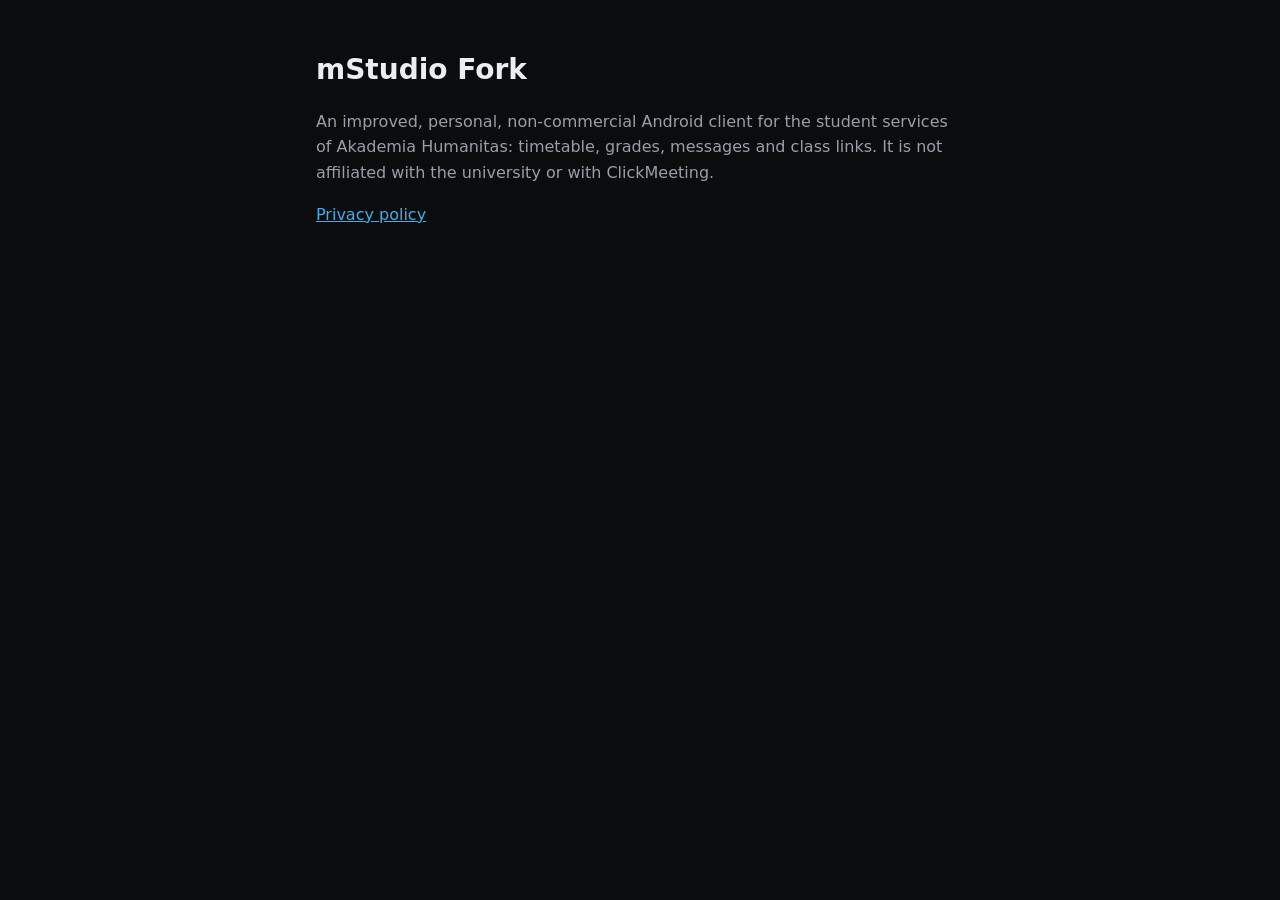
<file: index.html>
<!doctype html>
<html lang="en"><head><meta charset="utf-8"><meta name="viewport" content="width=device-width,initial-scale=1">
<title>mStudio Fork</title><link rel="stylesheet" href="style.css"></head>
<body><main>
<h1>mStudio Fork</h1>
<p>An improved, personal, non-commercial Android client for the student services of Akademia Humanitas: timetable, grades, messages and class links. It is not affiliated with the university or with ClickMeeting.</p>
<p><a href="privacy.html">Privacy policy</a></p>
</main></body></html>
</file>
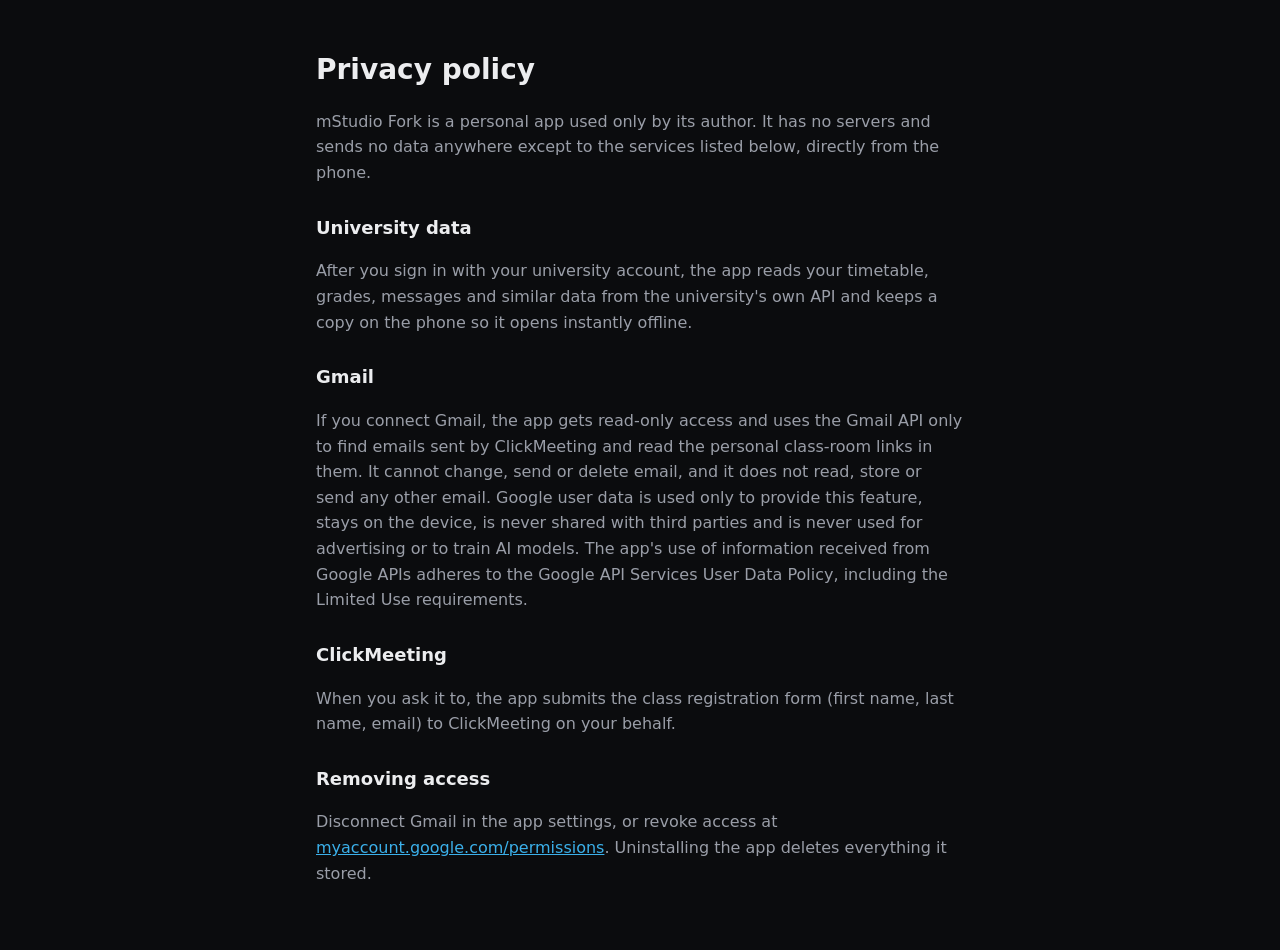
<file: privacy.html>
<!doctype html>
<html lang="en"><head><meta charset="utf-8"><meta name="viewport" content="width=device-width,initial-scale=1">
<title>mStudio Fork privacy policy</title><link rel="stylesheet" href="style.css"></head>
<body><main>
<h1>Privacy policy</h1>
<p>mStudio Fork is a personal app used only by its author. It has no servers and sends no data anywhere except to the services listed below, directly from the phone.</p>
<h2>University data</h2>
<p>After you sign in with your university account, the app reads your timetable, grades, messages and similar data from the university's own API and keeps a copy on the phone so it opens instantly offline.</p>
<h2>Gmail</h2>
<p>If you connect Gmail, the app gets read-only access and uses the Gmail API only to find emails sent by ClickMeeting and read the personal class-room links in them. It cannot change, send or delete email, and it does not read, store or send any other email. Google user data is used only to provide this feature, stays on the device, is never shared with third parties and is never used for advertising or to train AI models. The app's use of information received from Google APIs adheres to the Google API Services User Data Policy, including the Limited Use requirements.</p>
<h2>ClickMeeting</h2>
<p>When you ask it to, the app submits the class registration form (first name, last name, email) to ClickMeeting on your behalf.</p>
<h2>Removing access</h2>
<p>Disconnect Gmail in the app settings, or revoke access at <a href="https://myaccount.google.com/permissions">myaccount.google.com/permissions</a>. Uninstalling the app deletes everything it stored.</p>
</main></body></html>
</file>
<file: style.css>
:root{color-scheme:dark;--bg:#0B0C0E;--text:#ECEDEF;--text2:#9A9EA8;--accent:#3BB0EA}
*{box-sizing:border-box}
body{margin:0;background:var(--bg);color:var(--text);font:16px/1.6 system-ui,-apple-system,Segoe UI,Roboto,sans-serif}
main{max-width:680px;margin:0 auto;padding:48px 16px}
h1{font-size:28px;margin:0 0 8px}h2{font-size:18px;margin:28px 0 8px}
p,li{color:var(--text2)}a{color:var(--accent)}
</file>
